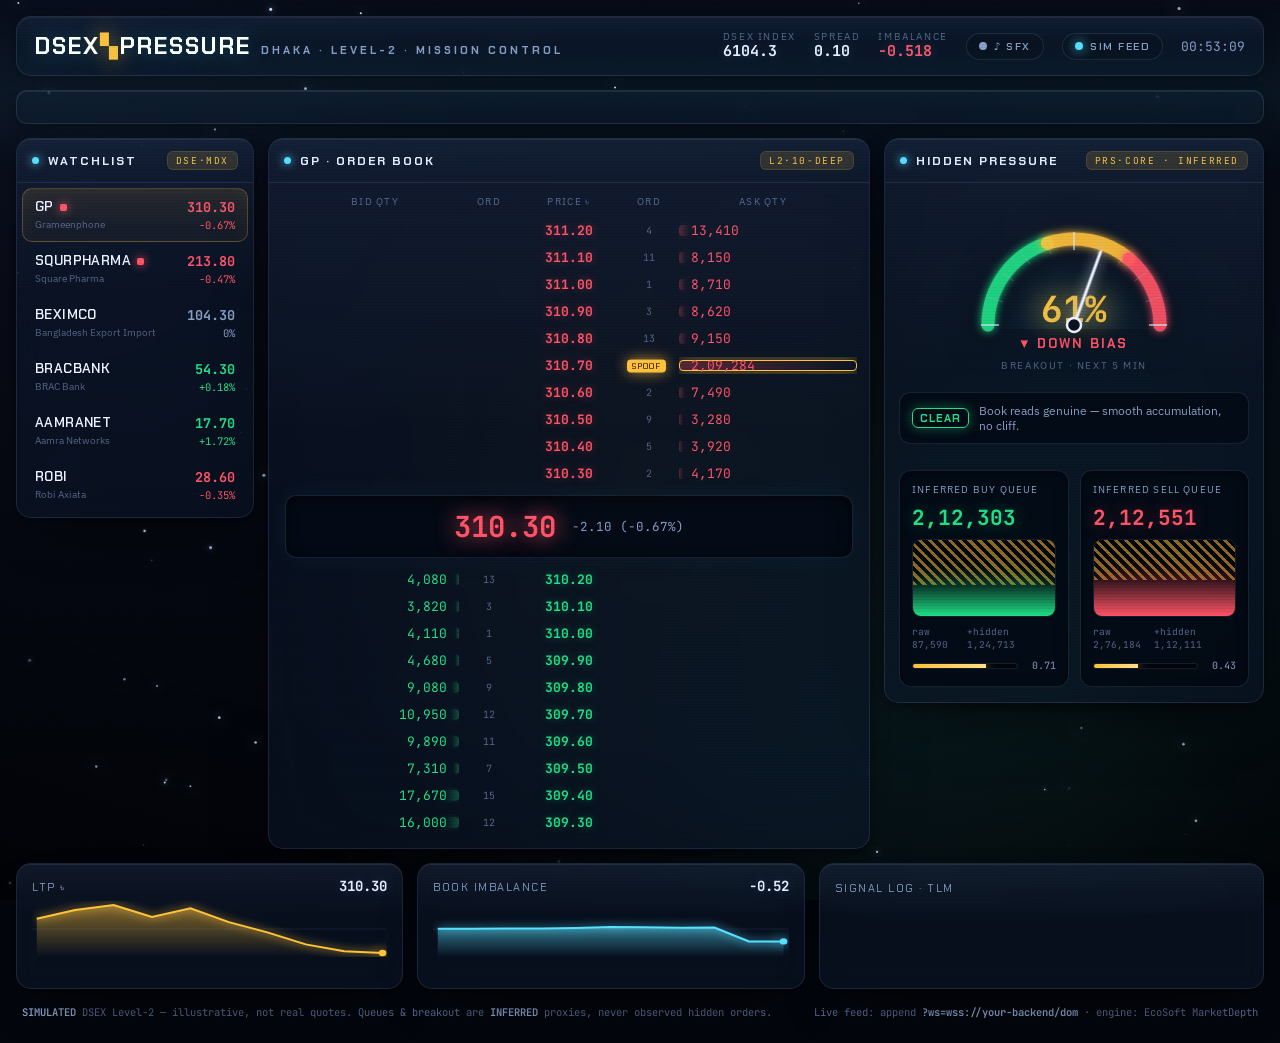
<file: docs/index.html>
<!doctype html>
<html lang="en">
<head>
<meta charset="utf-8">
<meta name="viewport" content="width=device-width, initial-scale=1">
<title>DSEX Pressure Terminal</title>
<link rel="preconnect" href="https://fonts.gstatic.com" crossorigin />
<link href="https://fonts.googleapis.com/css2?family=Chakra+Petch:wght@500;600;700&family=IBM+Plex+Sans:wght@400;500;600&family=JetBrains+Mono:wght@400;600;700&display=swap" rel="stylesheet" />
<style>
  :root{
    color-scheme: dark;
    --bg:#03060d; --deep:#05090f;
    --glass:rgba(15,25,44,.52); --glass2:rgba(9,16,30,.60); --well:rgba(4,9,18,.72);
    --edge:rgba(150,185,255,.14); --edge-hi:rgba(180,205,255,.30);
    --ink:#eaf1ff; --muted:#8aa0c8; --dim:#56688c;
    --bid:#22e08a; --bid-soft:rgba(34,224,138,.14); --bid-bar:rgba(34,224,138,.30);
    --ask:#ff5568; --ask-soft:rgba(255,85,104,.14); --ask-bar:rgba(255,85,104,.30);
    --gold:#ffc23b; --gold-soft:rgba(255,194,59,.14); --cyan:#57e0ff; --violet:#8f86ff;
    --mono:"JetBrains Mono",ui-monospace,Consolas,monospace;
    --ui:"IBM Plex Sans",system-ui,-apple-system,Segoe UI,sans-serif;
    --hud:"Chakra Petch","IBM Plex Sans",system-ui,sans-serif;
    --r:15px;
  }
  *{box-sizing:border-box}
  html,body{height:100%}
  body{margin:0;background:var(--bg);color:var(--ink);font-family:var(--ui);
    -webkit-font-smoothing:antialiased;overflow-x:hidden}

  /* ── deep-space background + atmosphere ── */
  #space{position:fixed;inset:0;z-index:0;width:100%;height:100%;display:block}
  .vignette{position:fixed;inset:0;z-index:1;pointer-events:none;
    background:radial-gradient(130% 100% at 50% 32%,transparent 52%,rgba(0,0,0,.72))}
  .noise{position:fixed;inset:0;z-index:2;pointer-events:none;opacity:.05;mix-blend-mode:overlay;
    background-image:url("data:image/svg+xml,%3Csvg xmlns='http://www.w3.org/2000/svg' width='140' height='140'%3E%3Cfilter id='n'%3E%3CfeTurbulence type='fractalNoise' baseFrequency='0.85' numOctaves='2' stitchTiles='stitch'/%3E%3C/filter%3E%3Crect width='100%25' height='100%25' filter='url(%23n)'/%3E%3C/svg%3E")}
  .crt{position:fixed;inset:0;pointer-events:none;z-index:40;opacity:.22;mix-blend-mode:overlay;
    background:repeating-linear-gradient(0deg,rgba(0,0,0,.4) 0 1px,transparent 1px 3px)}
  .sweep{position:fixed;left:0;right:0;top:0;height:180px;z-index:41;pointer-events:none;
    background:linear-gradient(180deg,transparent,rgba(87,224,255,.05),transparent);animation:sweep 7s linear infinite}
  @keyframes sweep{0%{transform:translateY(-200px)}100%{transform:translateY(106vh)}}

  .wrap{position:relative;z-index:5;max-width:1340px;margin:0 auto;padding:16px;
    display:flex;flex-direction:column;gap:14px}

  /* ── glass panel system ── */
  .panel,header,.ticker{position:relative;background:var(--glass);
    -webkit-backdrop-filter:blur(15px) saturate(1.2);backdrop-filter:blur(15px) saturate(1.2);
    border:1px solid var(--edge);border-radius:var(--r);
    box-shadow:inset 0 1px 0 rgba(255,255,255,.08), 0 26px 60px -30px rgba(0,0,0,.95), 0 2px 10px rgba(0,0,0,.4)}
  .panel::before,header::before{content:"";position:absolute;inset:0;border-radius:var(--r);pointer-events:none;
    background:linear-gradient(180deg,rgba(140,175,255,.07),transparent 42%)}
  .panel{overflow:hidden}

  /* ── header ── */
  header{display:flex;align-items:center;gap:18px;flex-wrap:wrap;padding:14px 18px}
  .brand{display:flex;align-items:baseline;gap:10px;font-family:var(--hud);font-weight:700}
  .brand .mark{font-size:23px;letter-spacing:2px;color:#fff;text-shadow:0 0 22px rgba(87,224,255,.35)}
  .brand .mark b{color:var(--gold);text-shadow:0 0 20px rgba(255,194,59,.6)}
  .brand .sub{font-size:11px;letter-spacing:3px;text-transform:uppercase;color:var(--muted)}
  .spacer{flex:1}
  .metric{display:flex;flex-direction:column;line-height:1.15}
  .metric .k{font-size:9.5px;letter-spacing:1.6px;text-transform:uppercase;color:var(--dim)}
  .metric .v{font-family:var(--mono);font-weight:700;font-size:15px;font-variant-numeric:tabular-nums;
    text-shadow:0 0 12px rgba(140,175,255,.25)}
  .pill{display:inline-flex;align-items:center;gap:7px;font-family:var(--hud);font-weight:600;
    font-size:10.5px;letter-spacing:1.5px;text-transform:uppercase;border:1px solid var(--edge);
    border-radius:999px;padding:6px 12px;color:var(--muted);background:rgba(6,12,22,.5)}
  .pill .dot{width:8px;height:8px;border-radius:50%;background:var(--gold);box-shadow:0 0 12px var(--gold)}
  .pill.sim .dot{background:var(--cyan);box-shadow:0 0 12px var(--cyan);animation:led 2s ease-in-out infinite}
  .pill.live .dot{background:var(--bid);box-shadow:0 0 12px var(--bid);animation:led 1.1s ease-in-out infinite}
  @keyframes led{50%{opacity:.35}}
  .clock{font-family:var(--mono);font-variant-numeric:tabular-nums;color:var(--muted);font-size:13px}

  /* ── ticker ── */
  .ticker{overflow:hidden;height:34px;display:flex;align-items:center;border-radius:11px}
  .ticker .track{display:inline-flex;gap:30px;white-space:nowrap;padding-left:100%;
    animation:tick 32s linear infinite;font-family:var(--mono);font-size:12.5px;font-variant-numeric:tabular-nums;color:var(--muted)}
  .ticker .track b{color:var(--ink);margin-right:8px;font-family:var(--hud);letter-spacing:1px}
  @keyframes tick{to{transform:translateX(-100%)}}

  /* ── console grid ── */
  .console{display:grid;grid-template-columns:238px minmax(340px,1fr) 380px;gap:14px;align-items:start}
  .phead{display:flex;align-items:center;justify-content:space-between;gap:8px;padding:12px 15px;
    border-bottom:1px solid var(--edge)}
  .phead h2{margin:0;display:flex;align-items:center;gap:9px;font-family:var(--hud);font-weight:700;
    font-size:12px;letter-spacing:2px;text-transform:uppercase;color:var(--ink)}
  .phead h2::before{content:"";width:7px;height:7px;border-radius:50%;background:var(--cyan);
    box-shadow:0 0 10px var(--cyan);animation:led 2.4s ease-in-out infinite}
  .phead .tag{font-family:var(--mono);font-size:9.5px;letter-spacing:1.6px;text-transform:uppercase;color:var(--gold);
    border:1px solid var(--gold-soft);background:var(--gold-soft);border-radius:6px;padding:2px 8px}

  /* ── watchlist ── */
  .wl{display:flex;flex-direction:column;padding:5px}
  .row{display:grid;grid-template-columns:1fr auto;gap:2px 10px;padding:9px 12px;cursor:pointer;
    border-radius:10px;border:1px solid transparent;transition:background .14s,border-color .14s}
  .row:hover{background:rgba(140,175,255,.05)}
  .row.on{background:linear-gradient(180deg,rgba(255,194,59,.10),rgba(255,194,59,.02));
    border-color:rgba(255,194,59,.28);box-shadow:inset 0 0 22px rgba(255,194,59,.06)}
  .row .sym{font-family:var(--hud);font-weight:600;font-size:13.5px;letter-spacing:.4px}
  .row .nm{font-size:10px;color:var(--dim);grid-column:1;white-space:nowrap;overflow:hidden;text-overflow:ellipsis;max-width:150px}
  .row .px{font-family:var(--mono);font-weight:700;font-size:13.5px;text-align:right;font-variant-numeric:tabular-nums}
  .row .cg{font-family:var(--mono);font-size:10.5px;text-align:right;font-variant-numeric:tabular-nums}
  .spoofdot{display:inline-block;width:7px;height:7px;border-radius:2px;margin-left:6px;background:transparent;vertical-align:middle}
  .spoofdot.hot{background:var(--ask);box-shadow:0 0 10px var(--ask);animation:led 1s steps(2) infinite}
  .up{color:var(--bid)} .down{color:var(--ask)} .flat{color:var(--muted)}

  /* ── ladder ── */
  .ladwrap{padding:10px 12px 12px}
  .lhead,.lrow{display:grid;grid-template-columns:1fr 60px 100px 60px 1fr;align-items:center}
  .lhead{padding:2px 10px 9px;font-size:9.5px;letter-spacing:1.3px;text-transform:uppercase;color:var(--dim)}
  .lhead span{text-align:center}
  .lrow{height:27px;font-family:var(--mono);font-size:13px;border-radius:6px;position:relative;font-variant-numeric:tabular-nums}
  .lrow .qty{position:relative;padding:0 12px;z-index:2;overflow:hidden}
  .lrow .qty.b{text-align:right;color:var(--bid)} .lrow .qty.a{text-align:left;color:var(--ask)}
  .lrow .bar{position:absolute;top:3px;bottom:3px;z-index:-1;border-radius:4px;width:0;transition:width .24s ease-out}
  .lrow .qty.b .bar{right:0;background:linear-gradient(270deg,var(--bid-bar),transparent);box-shadow:0 0 12px var(--bid-soft)}
  .lrow .qty.a .bar{left:0;background:linear-gradient(90deg,var(--ask-bar),transparent);box-shadow:0 0 12px var(--ask-soft)}
  .lrow .ord{text-align:center;color:var(--dim);font-size:10px;z-index:2}
  .lrow .px{text-align:center;font-weight:700;z-index:2}
  .lrow.a .px{color:var(--ask);text-shadow:0 0 10px rgba(255,85,104,.4)}
  .lrow.b .px{color:var(--bid);text-shadow:0 0 10px rgba(34,224,138,.4)}
  .lrow.wall .qty .bar{outline:1px solid var(--gold);outline-offset:-1px;box-shadow:0 0 16px rgba(255,194,59,.55)}
  .lrow .flag{display:none}
  .lrow.wall .flag{display:block;position:absolute;z-index:3;font-family:var(--hud);font-size:8.5px;letter-spacing:1px;
    color:#1a1205;background:var(--gold);border-radius:4px;padding:1px 5px;top:50%;transform:translateY(-50%);
    box-shadow:0 0 14px rgba(255,194,59,.7)}
  .lrow.a.wall .flag{left:calc(50% + 58px)} .lrow.b.wall .flag{right:calc(50% + 58px)}
  @keyframes fb{0%{background:var(--bid-soft)}100%{background:transparent}}
  @keyframes fa{0%{background:var(--ask-soft)}100%{background:transparent}}
  .lrow.flb{animation:fb .5s ease-out} .lrow.fla{animation:fa .5s ease-out}
  .mid{display:flex;align-items:center;justify-content:center;gap:16px;margin:8px 4px;padding:11px;
    border-radius:11px;background:var(--well);border:1px solid var(--edge);
    box-shadow:inset 0 2px 14px rgba(0,0,0,.6), 0 0 30px rgba(87,224,255,.05)}
  .mid .ltp{font-family:var(--mono);font-weight:700;font-size:29px;font-variant-numeric:tabular-nums;
    transition:color .15s;text-shadow:0 0 22px currentColor}
  .mid .side{font-family:var(--mono);font-size:12.5px;color:var(--muted)}
  @keyframes fu{0%{box-shadow:inset 0 2px 14px rgba(0,0,0,.6),0 0 30px var(--bid-soft)}100%{box-shadow:inset 0 2px 14px rgba(0,0,0,.6),0 0 30px rgba(87,224,255,.05)}}
  @keyframes fd{0%{box-shadow:inset 0 2px 14px rgba(0,0,0,.6),0 0 30px var(--ask-soft)}100%{box-shadow:inset 0 2px 14px rgba(0,0,0,.6),0 0 30px rgba(87,224,255,.05)}}
  .mid.fu{animation:fu .5s} .mid.fd{animation:fd .5s}

  /* ── pressure column ── */
  .pcol{display:flex;flex-direction:column;gap:14px}
  .gaugewrap{position:relative;padding:16px 14px 6px;display:flex;flex-direction:column;align-items:center;gap:2px}
  .gaugewrap::after{content:"";position:absolute;left:50%;top:2px;width:210px;height:130px;margin-left:-105px;
    border-radius:105px 105px 0 0;pointer-events:none;
    background:radial-gradient(120px 120px at 50% 100%,rgba(87,224,255,.10),transparent 70%)}
  .gpulse{position:absolute;left:50%;top:20px;margin-left:-78px;width:156px;height:156px;border-radius:50%;
    pointer-events:none;border:2px solid var(--gold);opacity:0}
  .gpulse.on{animation:ring 1.25s ease-out infinite}
  @keyframes ring{0%{opacity:.6;transform:scale(.6)}100%{opacity:0;transform:scale(1.3)}}
  .gaugewrap .prob{font-family:var(--mono);font-weight:700;font-size:36px;font-variant-numeric:tabular-nums;
    margin-top:-60px;text-shadow:0 0 26px currentColor;position:relative}
  .gaugewrap .dir{font-family:var(--hud);font-weight:700;letter-spacing:2px;font-size:13px;text-transform:uppercase;position:relative}
  .gaugewrap .cap{font-size:9.5px;letter-spacing:1.6px;text-transform:uppercase;color:var(--dim);margin-top:5px}
  #gauge{position:relative;z-index:1;filter:drop-shadow(0 6px 16px rgba(0,0,0,.5))}
  #needle{filter:drop-shadow(0 0 6px rgba(234,241,255,.85))}
  #gauge .seg{filter:drop-shadow(0 0 5px currentColor)}
  .alert{margin:0 14px 12px;display:flex;align-items:center;gap:10px;padding:10px 12px;border-radius:11px;
    border:1px solid var(--edge);background:var(--well);font-size:11.5px;color:var(--muted)}
  .alert.hot{border-color:var(--ask);background:var(--ask-soft);color:#ffd7dc;
    box-shadow:0 0 26px rgba(255,85,104,.18);animation:pulse 1.5s ease-in-out infinite}
  .alert .ic{font-family:var(--hud);font-weight:700;letter-spacing:1px;font-size:11px;color:var(--ask);
    border:1px solid var(--ask);border-radius:6px;padding:2px 7px;flex:none;box-shadow:0 0 12px rgba(255,85,104,.4)}
  .alert.ok .ic{color:var(--bid);border-color:var(--bid);box-shadow:0 0 12px rgba(34,224,138,.4)}
  @keyframes pulse{50%{box-shadow:0 0 34px rgba(255,85,104,.30)}}

  .queues{display:grid;grid-template-columns:1fr 1fr;gap:11px;padding:0 14px 15px}
  .q{background:var(--well);border:1px solid var(--edge);border-radius:12px;padding:12px 12px 14px;
    display:flex;flex-direction:column;gap:8px;box-shadow:inset 0 2px 12px rgba(0,0,0,.5)}
  .q .lab{font-size:9.5px;letter-spacing:1.2px;text-transform:uppercase;color:var(--muted)}
  .q .val{font-family:var(--mono);font-weight:700;font-size:21px;font-variant-numeric:tabular-nums}
  .q.buy .val{color:var(--bid);text-shadow:0 0 16px rgba(34,224,138,.4)}
  .q.sell .val{color:var(--ask);text-shadow:0 0 16px rgba(255,85,104,.4)}
  .qtrack{position:relative;height:78px;border-radius:9px;background:rgba(2,5,11,.85);
    border:1px solid var(--edge);overflow:hidden;box-shadow:inset 0 0 18px rgba(0,0,0,.7)}
  .qtrack .fill{position:absolute;left:0;right:0;bottom:0;transition:height .3s ease-out}
  .q.buy .qtrack .fill{background:linear-gradient(0deg,var(--bid),rgba(34,224,138,.2));box-shadow:0 0 24px rgba(34,224,138,.5)}
  .q.sell .qtrack .fill{background:linear-gradient(0deg,var(--ask),rgba(255,85,104,.2));box-shadow:0 0 24px rgba(255,85,104,.5)}
  .qtrack .tail{position:absolute;left:0;right:0;transition:all .3s ease-out;
    background-image:repeating-linear-gradient(45deg,rgba(255,194,59,.55) 0 3px,transparent 3px 7px)}
  .qmeta{display:flex;justify-content:space-between;font-family:var(--mono);font-size:9.5px;color:var(--dim);font-variant-numeric:tabular-nums}
  .gen{display:flex;align-items:center;gap:8px}
  .gen .genbar{flex:1;height:6px;border-radius:4px;background:rgba(2,5,11,.85);border:1px solid var(--edge);overflow:hidden}
  .gen .genbar i{display:block;height:100%;background:linear-gradient(90deg,var(--gold),#ffe08a);box-shadow:0 0 12px var(--gold);transition:width .3s}
  .gen .gv{font-family:var(--mono);font-size:10px;color:var(--muted);width:30px;text-align:right}

  /* ── strips ── */
  .strips{display:grid;grid-template-columns:1fr 1fr 1.15fr;gap:14px}
  .spark{padding:13px 15px}
  .spark .st{display:flex;justify-content:space-between;align-items:baseline;margin-bottom:6px}
  .spark .st .t{font-family:var(--hud);font-size:11px;letter-spacing:1.5px;text-transform:uppercase;color:var(--muted)}
  .spark .st .n{font-family:var(--mono);font-weight:700;font-size:14px;font-variant-numeric:tabular-nums;text-shadow:0 0 12px rgba(140,175,255,.25)}
  .spark svg{display:block;width:100%;height:56px}
  .logwrap{padding:12px 0}
  .logwrap .st{padding:0 15px 8px}
  .logwrap .t{font-family:var(--hud);font-size:11px;letter-spacing:1.5px;text-transform:uppercase;color:var(--muted)}
  .log{list-style:none;margin:0;padding:0 7px;height:72px;overflow:hidden;display:flex;flex-direction:column;gap:1px}
  .log li{display:grid;grid-template-columns:60px 1fr;gap:8px;padding:3px 9px;border-radius:6px;font-size:11px;align-items:center}
  .log li .ts{font-family:var(--mono);font-size:10px;color:var(--dim);font-variant-numeric:tabular-nums}
  .log li .msg{color:var(--muted)}
  .log li.spoof{background:var(--ask-soft)} .log li.spoof .msg{color:#ffd0d5}
  .log li.brk{background:var(--gold-soft)} .log li.brk .msg{color:#ffe6b3}
  .log li.acc .msg{color:var(--bid)}

  .foot{display:flex;justify-content:space-between;align-items:center;gap:12px;flex-wrap:wrap;
    color:var(--dim);font-size:10.5px;font-family:var(--mono);padding:2px 6px 8px}
  .foot b{color:var(--muted);font-weight:600}
  a{color:var(--gold)}

  /* ── boot ── */
  .boot{position:fixed;inset:0;z-index:100;background:radial-gradient(circle at 50% 42%,#081228,#02040a);
    display:flex;flex-direction:column;align-items:center;justify-content:center;gap:16px;
    font-family:var(--hud);animation:bootfade .6s ease-out 1.6s forwards}
  .boot .ring{width:96px;height:96px;border-radius:50%;border:2px solid rgba(87,224,255,.25);
    border-top-color:var(--cyan);animation:spin 1s linear infinite;box-shadow:0 0 40px rgba(87,224,255,.3)}
  .boot .big{font-size:27px;letter-spacing:6px;color:#fff;text-shadow:0 0 26px rgba(255,194,59,.6)}
  .boot .big b{color:var(--gold)}
  .boot .li{font-family:var(--mono);font-size:11px;color:var(--cyan);letter-spacing:2px}
  .boot .bar{width:280px;height:4px;border-radius:3px;background:#12203a;overflow:hidden}
  .boot .bar i{display:block;height:100%;width:0;background:linear-gradient(90deg,var(--cyan),var(--gold));
    box-shadow:0 0 14px var(--cyan);animation:bootbar 1.5s ease-out forwards}
  @keyframes spin{to{transform:rotate(360deg)}}
  @keyframes bootbar{to{width:100%}} @keyframes bootfade{to{opacity:0;visibility:hidden}}

  @media (prefers-reduced-motion: reduce){
    .sweep,.ticker .track,.gpulse.on,.pill .dot,.phead h2::before,.boot .ring,.boot .bar i{animation:none!important}
    .boot{display:none!important}
  }
  @media (max-width:1080px){.console{grid-template-columns:1fr}.strips{grid-template-columns:1fr}.brand .sub{display:none}}
</style>
<style>img{max-width:100%}[hidden]{display:none!important}</style>
</head>
<body>
<canvas id="space"></canvas>
<div class="vignette"></div>
<div class="noise"></div>
<div class="crt"></div>
<div class="sweep"></div>
<div class="boot" id="boot">
  <div class="ring"></div>
  <div class="big">DSEX<b>▚</b>PRESSURE</div>
  <div class="li">INITIALISING DEPTH ENGINE · CALIBRATING PRESSURE MODEL…</div>
  <div class="bar"><i></i></div>
</div>

<div class="wrap">
  <header>
    <div class="brand">
      <span class="mark">DSEX<b>▚</b>PRESSURE</span>
      <span class="sub">Dhaka&nbsp;·&nbsp;Level-2&nbsp;·&nbsp;mission&nbsp;control</span>
    </div>
    <div class="spacer"></div>
    <div class="metric"><span class="k">DSEX Index</span><span class="v" id="hIndex">—</span></div>
    <div class="metric"><span class="k">Spread</span><span class="v" id="hSpread">—</span></div>
    <div class="metric"><span class="k">Imbalance</span><span class="v" id="hImb">—</span></div>
    <span class="pill audio" id="audioBtn"><span class="dot" style="background:var(--muted);box-shadow:none"></span>♪ SFX</span>
    <span class="pill sim" id="conn"><span class="dot"></span><span id="connT">SIM FEED</span></span>
    <span class="clock" id="clock">--:--:--</span>
  </header>

  <div class="ticker"><div class="track" id="tkTrack"></div></div>

  <div class="console">
    <section class="panel">
      <div class="phead"><h2>Watchlist</h2><span class="tag">DSE·MDX</span></div>
      <div class="wl" id="wl"></div>
    </section>

    <section class="panel">
      <div class="phead"><h2 id="ladTitle">Order Book</h2><span class="tag" id="ladTag">L2·10-DEEP</span></div>
      <div class="ladwrap">
        <div class="lhead"><span>Bid Qty</span><span>Ord</span><span>Price ৳</span><span>Ord</span><span>Ask Qty</span></div>
        <div id="asks"></div>
        <div class="mid" id="mid">
          <span class="ltp" id="ltp">—</span>
          <span class="side" id="chg">—</span>
        </div>
        <div id="bids"></div>
      </div>
    </section>

    <section class="panel pcol">
      <div class="phead"><h2>Hidden Pressure</h2><span class="tag">PRS·CORE · INFERRED</span></div>
      <div class="gaugewrap">
        <div class="gpulse" id="gpulse"></div>
        <svg id="gauge" viewBox="0 0 220 130" width="220" height="130" aria-hidden="true"></svg>
        <div class="prob" id="prob">—</div>
        <div class="dir" id="dir">—</div>
        <div class="cap">Breakout · next 5 min</div>
      </div>
      <div class="alert ok" id="alert"><span class="ic" id="alertIc">CLEAR</span><span id="alertMsg">Book reads genuine — smooth accumulation, no cliff.</span></div>
      <div class="queues">
        <div class="q buy">
          <div class="lab">Inferred Buy Queue</div>
          <div class="val" id="qbV">—</div>
          <div class="qtrack"><div class="tail" id="qbTail"></div><div class="fill" id="qbFill"></div></div>
          <div class="qmeta"><span id="qbRaw">raw —</span><span id="qbHid">+hidden —</span></div>
          <div class="gen"><span class="genbar"><i id="qbGen"></i></span><span class="gv" id="qbGenV">—</span></div>
        </div>
        <div class="q sell">
          <div class="lab">Inferred Sell Queue</div>
          <div class="val" id="qsV">—</div>
          <div class="qtrack"><div class="tail" id="qsTail"></div><div class="fill" id="qsFill"></div></div>
          <div class="qmeta"><span id="qsRaw">raw —</span><span id="qsHid">+hidden —</span></div>
          <div class="gen"><span class="genbar"><i id="qsGen"></i></span><span class="gv" id="qsGenV">—</span></div>
        </div>
      </div>
    </section>
  </div>

  <div class="strips">
    <section class="panel spark">
      <div class="st"><span class="t">LTP ৳</span><span class="n" id="spLtpN">—</span></div>
      <svg id="spLtp" viewBox="0 0 300 56" preserveAspectRatio="none"></svg>
    </section>
    <section class="panel spark">
      <div class="st"><span class="t">Book Imbalance</span><span class="n" id="spImbN">—</span></div>
      <svg id="spImb" viewBox="0 0 300 56" preserveAspectRatio="none"></svg>
    </section>
    <section class="panel logwrap">
      <div class="st"><span class="t">Signal Log · TLM</span></div>
      <ul class="log" id="log"></ul>
    </section>
  </div>

  <div class="foot">
    <span><b>SIMULATED</b> DSEX Level-2 — illustrative, not real quotes. Queues &amp; breakout are <b>INFERRED</b> proxies, never observed hidden orders.</span>
    <span>Live feed: append <b>?ws=wss://your-backend/dom</b> · engine: EcoSoft MarketDepth</span>
  </div>
</div>

<script>
(() => {
  "use strict";
  const reduce = matchMedia("(prefers-reduced-motion: reduce)").matches;

  // ── deep-space background: parallax stars + drifting nebula bloom ──
  (function space(){
    const cv=document.getElementById("space"); if(!cv)return;
    const ctx=cv.getContext("2d"); let W=0,H=0,DPR=Math.min(2,window.devicePixelRatio||1);
    let stars=[],neb=[];
    function resize(){W=cv.width=Math.floor(innerWidth*DPR);H=cv.height=Math.floor(innerHeight*DPR);
      cv.style.width=innerWidth+"px";cv.style.height=innerHeight+"px";
      const N=Math.min(220,Math.floor(innerWidth*innerHeight/9000));
      stars=Array.from({length:N},()=>({x:Math.random()*W,y:Math.random()*H,
        z:Math.random()*2+.4,r:Math.random()*1.3+.3,tw:Math.random()*6.28}));
      const cols=["87,224,255","143,134,255","34,224,138","255,194,59"];
      neb=Array.from({length:5},(_,i)=>({x:Math.random()*W,y:Math.random()*H,
        rad:(Math.min(W,H))*(0.28+Math.random()*0.3),c:cols[i%cols.length],
        vx:(Math.random()-.5)*0.06*DPR,vy:(Math.random()-.5)*0.06*DPR,ph:Math.random()*6.28}));}
    function frame(t){
      ctx.clearRect(0,0,W,H);
      const g=ctx.createLinearGradient(0,0,0,H);
      g.addColorStop(0,"#050a16");g.addColorStop(1,"#02040a");ctx.fillStyle=g;ctx.fillRect(0,0,W,H);
      ctx.globalCompositeOperation="lighter";
      for(const n of neb){n.x+=n.vx;n.y+=n.vy;
        if(n.x<-n.rad)n.x=W+n.rad;if(n.x>W+n.rad)n.x=-n.rad;if(n.y<-n.rad)n.y=H+n.rad;if(n.y>H+n.rad)n.y=-n.rad;
        const a=0.05+0.02*Math.sin(t/3000+n.ph);
        const rg=ctx.createRadialGradient(n.x,n.y,0,n.x,n.y,n.rad);
        rg.addColorStop(0,`rgba(${n.c},${a})`);rg.addColorStop(1,`rgba(${n.c},0)`);
        ctx.fillStyle=rg;ctx.beginPath();ctx.arc(n.x,n.y,n.rad,0,6.2832);ctx.fill();}
      for(const s of stars){s.y+=s.z*0.12*DPR;if(s.y>H)s.y=0;
        const tw=0.55+0.45*Math.sin(t/700+s.tw);
        ctx.fillStyle=`rgba(210,228,255,${tw})`;ctx.shadowBlur=6*s.z;ctx.shadowColor="rgba(160,200,255,.8)";
        ctx.beginPath();ctx.arc(s.x,s.y,s.r,0,6.2832);ctx.fill();}
      ctx.shadowBlur=0;ctx.globalCompositeOperation="source-over";
      if(!reduce)raf=requestAnimationFrame(frame);
    }
    let raf; resize(); addEventListener("resize",()=>{DPR=Math.min(2,window.devicePixelRatio||1);resize();});
    if(reduce)frame(0); else raf=requestAnimationFrame(frame);
  })();

  // ── instruments (real DSE codes, illustrative anchors in BDT) ──
  const SYMS = [
    {s:"GP",         n:"Grameenphone",            base:312.40, tick:0.10, liq:3500, vol:.0016},
    {s:"SQURPHARMA", n:"Square Pharma",           base:214.80, tick:0.10, liq:5200, vol:.0018},
    {s:"BEXIMCO",    n:"Bangladesh Export Import", base:104.30, tick:0.10, liq:18000,vol:.0034},
    {s:"BRACBANK",   n:"BRAC Bank",               base:54.20,  tick:0.10, liq:16000,vol:.0030},
    {s:"AAMRANET",   n:"Aamra Networks",          base:17.40,  tick:0.10, liq:9000, vol:.0042},
    {s:"ROBI",       n:"Robi Axiata",             base:28.70,  tick:0.10, liq:26000,vol:.0040},
  ];
  const DEPTH = 10, LOT = 10;
  const rnd = (a,b)=>a+Math.random()*(b-a);
  const rtick=(p,t)=>Math.round(p/t)*t;
  const fmt=(n)=> n==null?"—":Math.round(n).toLocaleString("en-IN");

  class Book{
    constructor(d){Object.assign(this,d);
      this.ltp=d.base; this.prev=d.base; this.open=d.base; this.hi=d.base; this.lo=d.base;
      this.volume=0; this.dir=0;
      this.bidSz=Array.from({length:DEPTH},(_,i)=>this._sz(i));
      this.askSz=Array.from({length:DEPTH},(_,i)=>this._sz(i));
      this.bidOrd=Array.from({length:DEPTH},()=>Math.floor(rnd(1,16)));
      this.askOrd=Array.from({length:DEPTH},()=>Math.floor(rnd(1,16)));
      this.spoof=null; this.hist=[]; this.imb=[];
    }
    _sz(i){ return Math.max(LOT, Math.round(this.liq*(0.8+0.34*i)*rnd(.55,1.5)/LOT)*LOT); }
    step(){
      const drift=(this.base-this.ltp)*0.03, shock=(Math.random()-0.5)*2*this.ltp*this.vol*1.6;
      let n=rtick(this.ltp+drift+shock,this.tick);
      const up=rtick(this.base*1.1,this.tick),dn=rtick(this.base*0.9,this.tick);
      n=Math.min(up,Math.max(dn,n)); if(n<=0)n=this.tick;
      this.dir=Math.sign(n-this.ltp); this.ltp=n;
      this.hi=Math.max(this.hi,n); this.lo=Math.min(this.lo,n);
      this.volume+=Math.floor(rnd(1,40))*LOT;
      for(const arr of [this.bidSz,this.askSz]){
        const k=Math.floor(rnd(1,3));
        for(let j=0;j<k;j++){const L=Math.floor(Math.random()*DEPTH);
          arr[L]=Math.random()<.3?this._sz(L):Math.max(LOT,arr[L]+Math.floor(rnd(-4,6))*LOT*Math.max(1,this.liq/400|0));}
      }
      if(this.spoof){ this.spoof.ttl--; if(this.spoof.ttl<=0) this.spoof=null; }
      else if(Math.random()<0.05){
        this.spoof={side:Math.random()<.5?"b":"a", idx:Math.floor(rnd(2,6)), ttl:Math.floor(rnd(3,7)), mult:rnd(14,40)};
      }
      this.hist.push(n); if(this.hist.length>90)this.hist.shift();
    }
    levels(){
      const base=rtick(this.ltp,this.tick);
      let bb=base-this.tick, ba=base; if(Math.random()<.2)ba=base+this.tick;
      bb=Math.max(this.tick,bb);
      const bids=[],asks=[];
      for(let i=0;i<DEPTH;i++){
        let bs=this.bidSz[i], as=this.askSz[i];
        if(this.spoof&&this.spoof.side==="b"&&this.spoof.idx===i)bs=Math.round(bs*this.spoof.mult);
        if(this.spoof&&this.spoof.side==="a"&&this.spoof.idx===i)as=Math.round(as*this.spoof.mult);
        bids.push({price:rtick(bb-i*this.tick,this.tick),size:bs,ord:this.bidOrd[i],
                   wall:this.spoof&&this.spoof.side==="b"&&this.spoof.idx===i});
        asks.push({price:rtick(ba+i*this.tick,this.tick),size:as,ord:this.askOrd[i],
                   wall:this.spoof&&this.spoof.side==="a"&&this.spoof.idx===i});
      }
      const bt=bids.reduce((s,l)=>s+l.size,0),at=asks.reduce((s,l)=>s+l.size,0);
      this.imb.push((bt-at)/(bt+at||1)); if(this.imb.length>90)this.imb.shift();
      return {bids,asks,bestBid:bb,bestAsk:ba,bt,at,
        change:+(this.ltp-this.prev).toFixed(2),
        changePct:+(((this.ltp-this.prev)/this.prev)*100).toFixed(2)};
    }
  }

  // ── HiddenPressureInferrer (JS port) ──
  const HP = {
    CAP:4.0, EXT:10, SLOPE:6.0, VELT:3.0, K:3.2, E0:0.35, IMB:1.0, VEL:.6, FAKE:.8, RES:1.1,
    median(a){const s=[...a].sort((x,y)=>x-y),m=s.length>>1;return s.length%2?s[m]:(s[m-1]+s[m])/2;},
    side(sizes){
      const v=sizes.filter(x=>x>0); const n=v.length;
      if(!n) return {q:0,gen:0,cliff:1,raw:0,despoof:0,tail:0,maxShare:0};
      const tot=v.reduce((s,x)=>s+x,0), sh=v.map(x=>x/tot);
      const hhi=sh.reduce((s,x)=>s+x*x,0), hhiN=n>1?(hhi-1/n)/(1-1/n):1;
      const maxShare=Math.max(...sh), med=this.median(v);
      const cap=v.map(x=>med>0?Math.min(x,med*this.CAP):x);
      const despoof=cap.reduce((s,x)=>s+x,0), cliff=Math.min(1,0.5*hhiN+0.5*maxShare);
      const mx=Math.max(...cap)||1, ci=cap.map(x=>x/mx);
      let slope=0,mono=.5;
      if(n>1){const mi=(n-1)/2, my=ci.reduce((s,x)=>s+x,0)/n; let num=0,den=0;
        for(let i=0;i<n;i++){num+=(i-mi)*(ci[i]-my);den+=(i-mi)**2;} slope=den?num/den:0;
        let up=0; for(let i=1;i<n;i++) if(cap[i]-cap[i-1]>=-1e-9)up++; mono=up/(n-1);}
      const slopeS=1/(1+Math.exp(-this.SLOPE*slope));
      const gen=Math.max(0,Math.min(1,0.30*mono+0.30*slopeS+0.20*(1-hhiN)+0.20*(1-maxShare)));
      let tail=0;
      if(n>=2){const y=cap.map(x=>Math.log(x+1)), mi=(n-1)/2, my=y.reduce((s,x)=>s+x,0)/n; let num=0,den=0;
        for(let i=0;i<n;i++){num+=(i-mi)*(y[i]-my);den+=(i-mi)**2;}
        const b=den?num/den:0, a=my-b*mi;
        for(let k=n;k<n+this.EXT;k++){let p=Math.exp(a+b*k)-1; p=Math.max(0,Math.min(p,mx)); tail+=p;} tail*=gen;}
      return {q:despoof+tail,gen,cliff,raw:tot,despoof,tail,maxShare};
    },
    breakout(buy,sell,vel,comp){
      const Qb=buy.q,Qs=sell.q, imb=(Qb-Qs)/(Qb+Qs+1e-9), v=Math.tanh(vel/this.VELT);
      const rU=sell.gen*sell.maxShare, rD=buy.gen*buy.maxShare;
      const fU=(1-sell.gen)*sell.maxShare, fD=(1-buy.gen)*buy.maxShare;
      const eU=this.IMB*Math.max(0,imb)+this.VEL*Math.max(0,v)+this.FAKE*fU-this.RES*rU;
      const eD=this.IMB*Math.max(0,-imb)+this.VEL*Math.max(0,-v)+this.FAKE*fD-this.RES*rD;
      const dir=eU>=eD?"UP":"DOWN", E=Math.max(eU,eD)*(0.5+0.5*comp);
      return {prob:1/(1+Math.exp(-this.K*(E-this.E0))),dir,E,imb};
    }
  };

  // ── state ──
  const books=SYMS.map(d=>new Book({...d}));
  let active=0, live=false;
  const $=id=>document.getElementById(id);
  let prevLtp=null, velMid=null, velT=null, velTPM=0;

  // SFX (off by default) + ticker
  let audioOn=false, actx=null;
  function beep(f,d){ if(!audioOn||!actx)return;
    const o=actx.createOscillator(),g=actx.createGain();o.type="triangle";o.frequency.value=f;
    o.connect(g);g.connect(actx.destination);const t=actx.currentTime;
    g.gain.setValueAtTime(0.0001,t);g.gain.exponentialRampToValueAtTime(0.13,t+0.01);
    g.gain.exponentialRampToValueAtTime(0.0001,t+d);o.start(t);o.stop(t+d);}
  const audioBtn=$("audioBtn");
  if(audioBtn)audioBtn.onclick=()=>{audioOn=!audioOn;
    if(audioOn&&!actx){try{actx=new (window.AudioContext||window.webkitAudioContext)();}catch(_){}}
    const dot=audioBtn.querySelector(".dot");
    audioBtn.style.color=audioOn?"var(--gold)":"var(--muted)";
    if(dot){dot.style.background=audioOn?"var(--gold)":"var(--muted)";dot.style.boxShadow=audioOn?"0 0 10px var(--gold)":"none";}};
  const tk=$("tkTrack");
  function renderTicker(){ if(!tk)return; let s="";
    for(const b of books){const c=+(b.ltp-b.prev).toFixed(2),pct=(((b.ltp-b.prev)/b.prev)*100).toFixed(2);
      const col=c>0?"var(--bid)":c<0?"var(--ask)":"var(--muted)";
      s+=`<span><b>${b.s}</b>${b.ltp.toFixed(2)} <span style="color:${col}">${c>=0?"▲":"▼"}${Math.abs(pct)}%</span></span>`;}
    tk.innerHTML=s+s;}

  // build ladder rows once
  const asksEl=$("asks"),bidsEl=$("bids");
  function mkRow(side){const r=document.createElement("div");r.className="lrow "+side;
    r.innerHTML='<div class="qty b"><span class="bar"></span><span class="v"></span></div>'+
      '<div class="ord ob"></div><div class="px"></div><div class="ord oa"></div>'+
      '<div class="qty a"><span class="bar"></span><span class="v"></span></div><span class="flag">SPOOF</span>';
    return {el:r,px:r.querySelector(".px"),bv:r.querySelector(".qty.b .v"),bb:r.querySelector(".qty.b .bar"),
      ob:r.querySelector(".ob"),av:r.querySelector(".qty.a .v"),ab:r.querySelector(".qty.a .bar"),oa:r.querySelector(".oa"),last:{}};}
  const aRows=[],bRows=[];
  for(let i=0;i<DEPTH;i++){const a=mkRow("a");aRows.push(a);asksEl.appendChild(a.el);}
  for(let i=0;i<DEPTH;i++){const b=mkRow("b");bRows.push(b);bidsEl.appendChild(b.el);}
  function flash(el,c){el.classList.remove(c);void el.offsetWidth;el.classList.add(c);}

  // instrument gauge (track + ticks + segments + glowing needle)
  const G=$("gauge"), NS="http://www.w3.org/2000/svg";
  function arc(cx,cy,r,a0,a1){const p0=[cx+r*Math.cos(a0),cy+r*Math.sin(a0)],p1=[cx+r*Math.cos(a1),cy+r*Math.sin(a1)];
    const large=(a1-a0)>Math.PI?1:0;return `M${p0[0].toFixed(1)} ${p0[1].toFixed(1)} A${r} ${r} 0 ${large} 1 ${p1[0].toFixed(1)} ${p1[1].toFixed(1)}`;}
  (function gauge(){
    const cx=110,cy=112,r=86;
    const track=document.createElementNS(NS,"path");track.setAttribute("d",arc(cx,cy,r,Math.PI,2*Math.PI));
    track.setAttribute("stroke","rgba(120,150,200,.16)");track.setAttribute("stroke-width","15");track.setAttribute("fill","none");
    track.setAttribute("stroke-linecap","round");G.appendChild(track);
    for(const [c,a,b] of [["#22e08a",0,.4],["#ffc23b",.4,.72],["#ff5568",.72,1]]){
      const p=document.createElementNS(NS,"path");p.setAttribute("class","seg");
      p.setAttribute("d",arc(cx,cy,r,Math.PI+a*Math.PI,Math.PI+b*Math.PI));
      p.setAttribute("stroke",c);p.setAttribute("stroke-width","13");p.setAttribute("fill","none");
      p.setAttribute("stroke-linecap","round");p.style.color=c;p.setAttribute("opacity",".92");G.appendChild(p);}
    for(let i=0;i<=10;i++){const ang=Math.PI+i/10*Math.PI, big=i%5===0;
      const r0=r-11, r1=r+ (big?7:4);
      const ln=document.createElementNS(NS,"line");
      ln.setAttribute("x1",(cx+r0*Math.cos(ang)).toFixed(1));ln.setAttribute("y1",(cy+r0*Math.sin(ang)).toFixed(1));
      ln.setAttribute("x2",(cx+r1*Math.cos(ang)).toFixed(1));ln.setAttribute("y2",(cy+r1*Math.sin(ang)).toFixed(1));
      ln.setAttribute("stroke",big?"rgba(210,228,255,.6)":"rgba(160,185,225,.3)");ln.setAttribute("stroke-width",big?"2":"1");G.appendChild(ln);}
    const nd=document.createElementNS(NS,"line");nd.setAttribute("id","needle");
    nd.setAttribute("x1",cx);nd.setAttribute("y1",cy);nd.setAttribute("x2",cx);nd.setAttribute("y2",cy-r+8);
    nd.setAttribute("stroke","#eaf1ff");nd.setAttribute("stroke-width","3");nd.setAttribute("stroke-linecap","round");
    nd.style.transformOrigin=cx+"px "+cy+"px";nd.style.transition="transform .45s cubic-bezier(.2,.7,.2,1)";G.appendChild(nd);
    const hub=document.createElementNS(NS,"circle");hub.setAttribute("cx",cx);hub.setAttribute("cy",cy);
    hub.setAttribute("r","7");hub.setAttribute("fill","#0b1220");hub.setAttribute("stroke","#eaf1ff");hub.setAttribute("stroke-width","2.5");G.appendChild(hub);
  })();

  function spark(svg,arr,color,fill,domain){
    if(!arr.length)return; const W=300,H=56,pad=4;
    const lo=domain?domain[0]:Math.min(...arr),hi=domain?domain[1]:Math.max(...arr),rg=(hi-lo)||1;
    const X=i=>pad+i*(W-2*pad)/Math.max(1,arr.length-1), Y=v=>H-pad-((v-lo)/rg)*(H-2*pad);
    let d="M"+X(0)+" "+Y(arr[0]); for(let i=1;i<arr.length;i++)d+=" L"+X(i).toFixed(1)+" "+Y(arr[i]).toFixed(1);
    const area=d+` L${X(arr.length-1).toFixed(1)} ${H} L${X(0)} ${H} Z`;
    svg.innerHTML=`<defs><linearGradient id="g_${svg.id}" x1="0" x2="0" y1="0" y2="1">`+
      `<stop offset="0" stop-color="${fill}" stop-opacity=".5"/><stop offset="1" stop-color="${fill}" stop-opacity="0"/></linearGradient></defs>`+
      `<line x1="0" y1="28" x2="300" y2="28" stroke="rgba(120,150,200,.12)"/>`+
      `<path d="${area}" fill="url(#g_${svg.id})"/>`+
      `<path d="${d}" fill="none" stroke="${color}" stroke-width="2" style="filter:drop-shadow(0 0 4px ${color})"/>`+
      `<circle cx="${X(arr.length-1).toFixed(1)}" cy="${Y(arr[arr.length-1]).toFixed(1)}" r="3.2" fill="${color}" style="filter:drop-shadow(0 0 6px ${color})"/>`;
  }

  const logEl=$("log"); const seen={};
  function pushLog(cls,msg){const t=new Date().toLocaleTimeString("en-GB");
    const li=document.createElement("li");li.className=cls;
    li.innerHTML=`<span class="ts">${t}</span><span class="msg">${msg}</span>`;
    logEl.prepend(li); while(logEl.children.length>7)logEl.lastChild.remove();}

  const wlEl=$("wl");
  const wlRows=SYMS.map((d,i)=>{const r=document.createElement("div");r.className="row"+(i===0?" on":"");
    r.innerHTML=`<span class="sym">${d.s}<span class="spoofdot"></span></span>`+
      `<span class="px">—</span><span class="nm">${d.n}</span><span class="cg">—</span>`;
    r.onclick=()=>{active=i;document.querySelectorAll(".wl .row").forEach(x=>x.classList.remove("on"));
      r.classList.add("on");prevLtp=null;velMid=null;for(const R of aRows.concat(bRows))R.last={};render(true);};
    wlEl.appendChild(r);
    return {el:r,px:r.querySelector(".px"),cg:r.querySelector(".cg"),sd:r.querySelector(".spoofdot")};});

  function renderLadder(book,snap){
    let maxq=1; for(const l of snap.bids)maxq=Math.max(maxq,l.size); for(const l of snap.asks)maxq=Math.max(maxq,l.size);
    for(let k=0;k<DEPTH;k++){const lvl=snap.asks[DEPTH-1-k],row=aRows[k];
      const ch=row.last.p!==lvl.price||row.last.s!==lvl.size;
      row.px.textContent=lvl.price.toFixed(2);row.av.textContent=fmt(lvl.size);row.oa.textContent=lvl.ord;
      row.ab.style.width=Math.max(2,Math.min(100,lvl.size/maxq*100))+"%";row.bv.textContent="";row.ob.textContent="";row.bb.style.width="0";
      row.el.classList.toggle("wall",!!lvl.wall); if(ch)flash(row.el,"fla"); row.last={p:lvl.price,s:lvl.size};}
    for(let k=0;k<DEPTH;k++){const lvl=snap.bids[k],row=bRows[k];
      const ch=row.last.p!==lvl.price||row.last.s!==lvl.size;
      row.px.textContent=lvl.price.toFixed(2);row.bv.textContent=fmt(lvl.size);row.ob.textContent=lvl.ord;
      row.bb.style.width=Math.max(2,Math.min(100,lvl.size/maxq*100))+"%";row.av.textContent="";row.oa.textContent="";row.ab.style.width="0";
      row.el.classList.toggle("wall",!!lvl.wall); if(ch)flash(row.el,"flb"); row.last={p:lvl.price,s:lvl.size};}
    const up=snap.change>0,dn=snap.change<0,dc=up?"up":dn?"down":"flat";
    $("ltp").textContent=book.ltp.toFixed(2);$("ltp").style.color=up?"var(--bid)":dn?"var(--ask)":"var(--ink)";
    const sg=up?"+":"";$("chg").textContent=`${sg}${snap.change.toFixed(2)}  (${sg}${snap.changePct}%)`;$("chg").className="side "+dc;
    if(prevLtp!==null&&book.ltp!==prevLtp)flash($("mid"),book.ltp>prevLtp?"fu":"fd");prevLtp=book.ltp;
    $("ladTitle").textContent=book.s+" · Order Book";
  }

  function renderPressure(book,snap){
    const buy=HP.side(snap.bids.map(l=>l.size)), sell=HP.side(snap.asks.map(l=>l.size));
    const mid=(snap.bestBid+snap.bestAsk)/2, now=Date.now();
    if(velMid!==null&&velT!==null){const dtm=Math.max((now-velT)/60000,1e-6);velTPM=((mid-velMid)/book.tick)/dtm;}
    velMid=mid;velT=now;
    const spr=(snap.bestAsk-snap.bestBid)/book.tick, comp=1/(1+Math.max(0,spr-1));
    const bk=HP.breakout(buy,sell,velTPM,comp);
    const p=Math.max(0,Math.min(1,bk.prob));
    $("needle").style.transform=`rotate(${(-90+p*180).toFixed(1)}deg)`;
    $("prob").textContent=(p*100).toFixed(0)+"%";
    const pc=p<.4?"var(--bid)":p<.72?"var(--gold)":"var(--ask)";$("prob").style.color=pc;
    $("dir").textContent=(bk.dir==="UP"?"▲ ":"▼ ")+bk.dir+" BIAS";$("dir").style.color=bk.dir==="UP"?"var(--bid)":"var(--ask)";
    const gp=$("gpulse");if(gp){gp.style.borderColor=pc;gp.classList.toggle("on",p>0.7);}
    const qmax=Math.max(buy.q,sell.q,1);
    $("qbV").textContent=fmt(buy.q);$("qsV").textContent=fmt(sell.q);
    $("qbFill").style.height=(buy.despoof/qmax*100)+"%";$("qbTail").style.height=(buy.tail/qmax*100)+"%";$("qbTail").style.bottom=(buy.despoof/qmax*100)+"%";
    $("qsFill").style.height=(sell.despoof/qmax*100)+"%";$("qsTail").style.height=(sell.tail/qmax*100)+"%";$("qsTail").style.bottom=(sell.despoof/qmax*100)+"%";
    $("qbRaw").textContent="raw "+fmt(buy.raw);$("qbHid").textContent="+hidden "+fmt(buy.tail);
    $("qsRaw").textContent="raw "+fmt(sell.raw);$("qsHid").textContent="+hidden "+fmt(sell.tail);
    $("qbGen").style.width=(buy.gen*100)+"%";$("qbGenV").textContent=buy.gen.toFixed(2);
    $("qsGen").style.width=(sell.gen*100)+"%";$("qsGenV").textContent=sell.gen.toFixed(2);
    const spoofSide=buy.cliff>0.8?"BID":sell.cliff>0.8?"ASK":null, al=$("alert");
    if(spoofSide){al.className="alert hot";$("alertIc").textContent="SPOOF";
      $("alertMsg").innerHTML=`Cliff wall on <b>${spoofSide}</b> (${(Math.max(buy.cliff,sell.cliff)*100).toFixed(0)}% concentration) — discounted from the queue.`;
      if(!seen[book.s+spoofSide]){seen[book.s+spoofSide]=1;pushLog("spoof",`${book.s}: spoof-shaped ${spoofSide} wall detected → capped out of ${spoofSide==="BID"?"buy":"sell"} queue.`);beep(180,0.13);}
    }else{al.className="alert ok";$("alertIc").textContent="CLEAR";seen[book.s+"BID"]=0;seen[book.s+"ASK"]=0;
      $("alertMsg").textContent="Book reads genuine — smooth accumulation, no cliff.";}
    if(p>0.8&&!seen["brk"+book.s]){seen["brk"+book.s]=1;pushLog("brk",`${book.s}: breakout energy building → ${bk.dir} ${(p*100).toFixed(0)}%.`);beep(784,0.10);}
    if(p<0.6)seen["brk"+book.s]=0;
    $("hSpread").textContent=(snap.bestAsk-snap.bestBid).toFixed(2);
    const imb=((snap.bt-snap.at)/(snap.bt+snap.at||1));
    $("hImb").textContent=(imb>=0?"+":"")+imb.toFixed(3);$("hImb").className="v "+(imb>0?"up":imb<0?"down":"flat");
    spark($("spLtp"),book.hist,pc==="var(--ask)"?"#ff5568":"#ffc23b","#ffc23b");
    $("spLtpN").textContent=book.ltp.toFixed(2);
    spark($("spImb"),book.imb,"#57e0ff","#57e0ff",[-1,1]);
    $("spImbN").textContent=(imb>=0?"+":"")+imb.toFixed(2);
  }

  function renderRail(){
    for(let i=0;i<books.length;i++){const b=books[i],w=wlRows[i];
      const chg=+(b.ltp-b.prev).toFixed(2),pct=+(((b.ltp-b.prev)/b.prev)*100).toFixed(2), dc=chg>0?"up":chg<0?"down":"flat";
      w.px.textContent=b.ltp.toFixed(2);w.px.className="px "+dc;
      w.cg.textContent=(chg>0?"+":"")+pct+"%";w.cg.className="cg "+dc;
      w.sd.className="spoofdot"+(b.spoof?" hot":"");}
  }

  function render(){const book=books[active];const snap=book.__snap||book.levels();
    renderLadder(book,snap);renderPressure(book,snap);}

  function tick(){
    let idxSum=0;
    for(const b of books){b.step();b.__snap=b.levels();idxSum+=(b.ltp/b.base);}
    $("hIndex").textContent=(6100*idxSum/books.length).toFixed(1);
    render();renderRail();renderTicker();
  }
  function clock(){$("clock").textContent=new Date().toLocaleTimeString("en-GB");}

  function connect(url){
    try{const ws=new WebSocket(url);
      $("connT").textContent="LINKING…";$("conn").className="pill";
      ws.onopen=()=>{live=true;$("conn").className="pill live";$("connT").textContent="LIVE";pushLog("acc","Connected to live feed "+url);};
      ws.onclose=()=>{if(live){live=false;$("conn").className="pill sim";$("connT").textContent="SIM FEED";}};
      ws.onerror=()=>ws.close();
      ws.onmessage=(e)=>{let m;try{m=JSON.parse(e.data)}catch{return;}
        if(m.type!=="snapshot"||!m.bids)return;
        const b=books[active]; b.ltp=m.ltp??b.ltp; b.s=m.symbol||b.s;
        b.__snap={bids:m.bids.map(l=>({price:l.price,size:l.size,ord:l.orders??"·",wall:false})),
          asks:m.asks.map(l=>({price:l.price,size:l.size,ord:l.orders??"·",wall:false})),
          bestBid:m.bids[0]?.price,bestAsk:m.asks[0]?.price,bt:m.bid_total,at:m.ask_total,change:m.change,changePct:m.change_pct};
        b.hist.push(b.ltp);if(b.hist.length>90)b.hist.shift();
        b.imb.push(((m.bid_total-m.ask_total)/((m.bid_total+m.ask_total)||1)));if(b.imb.length>90)b.imb.shift();
        render();};
    }catch(_){}
  }

  for(const b of books){b.__snap=b.levels();}
  render();renderRail();renderTicker();clock();
  const wsParam=new URLSearchParams(location.search).get("ws");
  if(wsParam)connect(wsParam);
  setInterval(tick,650);
  setInterval(clock,1000);
})();
</script>

</body>
</html>
</file>
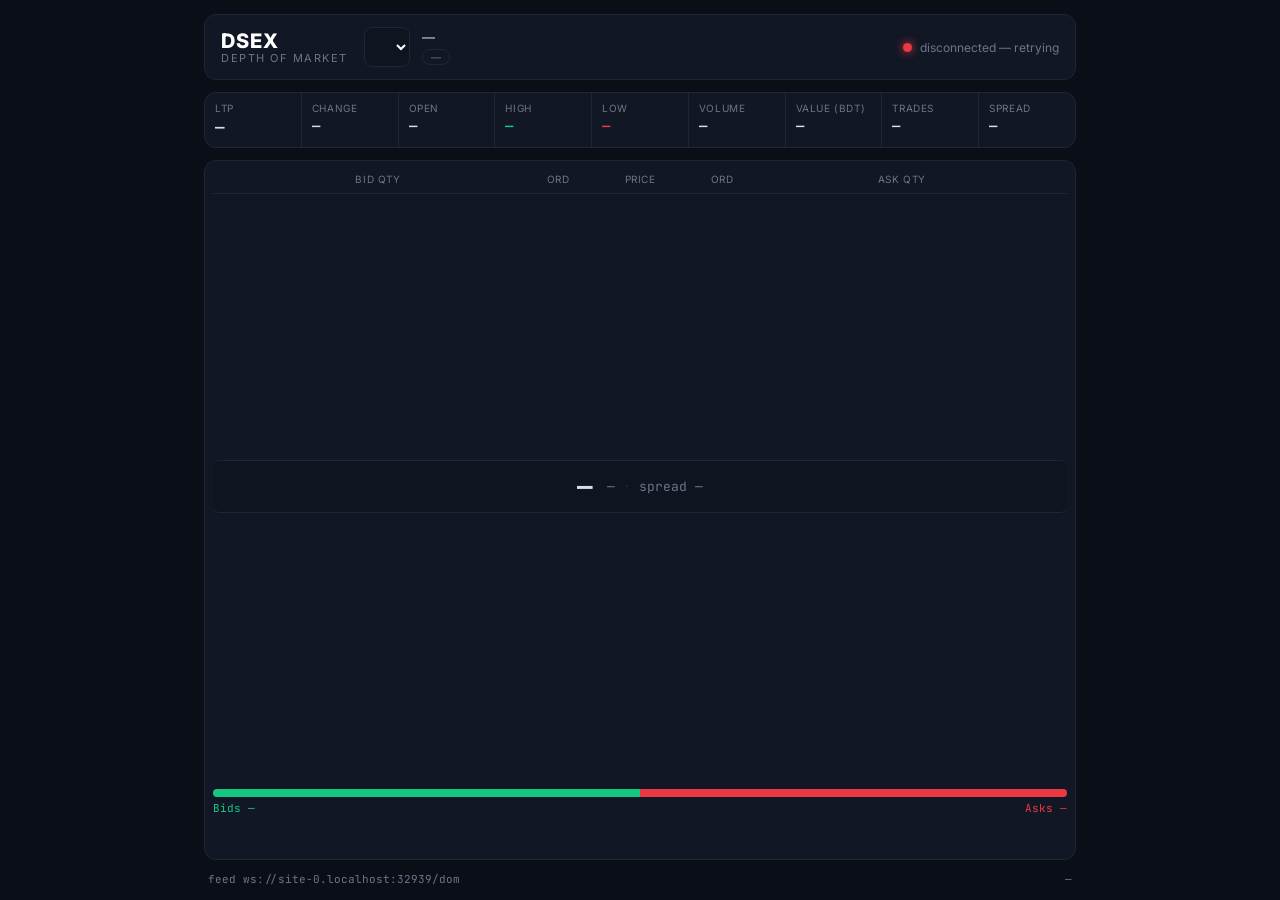
<file: frontend/index.html>
<!DOCTYPE html>
<html lang="en">
<head>
  <meta charset="UTF-8" />
  <meta name="viewport" content="width=device-width, initial-scale=1.0" />
  <title>DSEX DOM &middot; Live Order Book</title>
  <link rel="preconnect" href="https://fonts.gstatic.com" crossorigin />
  <link href="https://fonts.googleapis.com/css2?family=JetBrains+Mono:wght@400;600;700&family=Inter:wght@400;500;600;700&display=swap" rel="stylesheet" />
  <link rel="stylesheet" href="styles.css" />
</head>
<body>
  <div class="app">
    <!-- ── Header ─────────────────────────────────────────────── -->
    <header class="topbar">
      <div class="brand">
        <span class="logo">DSEX</span>
        <span class="brand-sub">Depth&nbsp;of&nbsp;Market</span>
      </div>

      <div class="instrument">
        <select id="symbol-select" aria-label="Instrument"></select>
        <div class="instrument-meta">
          <span id="inst-name">—</span>
          <span id="inst-sector" class="pill">—</span>
        </div>
      </div>

      <div class="conn">
        <span id="status-dot" class="dot"></span>
        <span id="status-text">connecting…</span>
      </div>
    </header>

    <!-- ── Stat strip ─────────────────────────────────────────── -->
    <section class="stats" id="stats">
      <div class="stat ltp">
        <label>LTP</label>
        <div class="stat-val" id="s-ltp">—</div>
      </div>
      <div class="stat">
        <label>Change</label>
        <div class="stat-val" id="s-change">—</div>
      </div>
      <div class="stat">
        <label>Open</label><div class="stat-val" id="s-open">—</div>
      </div>
      <div class="stat">
        <label>High</label><div class="stat-val up" id="s-high">—</div>
      </div>
      <div class="stat">
        <label>Low</label><div class="stat-val down" id="s-low">—</div>
      </div>
      <div class="stat">
        <label>Volume</label><div class="stat-val" id="s-volume">—</div>
      </div>
      <div class="stat">
        <label>Value (BDT)</label><div class="stat-val" id="s-value">—</div>
      </div>
      <div class="stat">
        <label>Trades</label><div class="stat-val" id="s-trades">—</div>
      </div>
      <div class="stat">
        <label>Spread</label><div class="stat-val" id="s-spread">—</div>
      </div>
    </section>

    <!-- ── Order-book ladder ──────────────────────────────────── -->
    <main class="ladder-wrap">
      <div class="ladder-head">
        <span class="col-qty">Bid&nbsp;Qty</span>
        <span class="col-ord">Ord</span>
        <span class="col-price">Price</span>
        <span class="col-ord">Ord</span>
        <span class="col-qty">Ask&nbsp;Qty</span>
      </div>

      <div id="asks" class="side asks"></div>

      <div class="mid" id="mid">
        <div class="mid-ltp" id="mid-ltp">—</div>
        <div class="mid-meta">
          <span id="mid-change">—</span>
          <span class="sep">·</span>
          <span id="mid-spread">spread —</span>
        </div>
      </div>

      <div id="bids" class="side bids"></div>

      <!-- Depth imbalance meter -->
      <div class="imbalance">
        <div class="imb-track">
          <div class="imb-bid" id="imb-bid"></div>
          <div class="imb-ask" id="imb-ask"></div>
        </div>
        <div class="imb-labels">
          <span id="imb-bid-lbl" class="up">Bids —</span>
          <span id="imb-ask-lbl" class="down">Asks —</span>
        </div>
      </div>
    </main>

    <footer class="footer">
      <span id="feed-info">feed —</span>
      <span class="grow"></span>
      <span id="last-update">—</span>
    </footer>
  </div>

  <script src="config.js"></script>
  <script src="app.js"></script>
</body>
</html>
</file>
<file: frontend/styles.css>
/* ============================================================
   DSEX DOM — trader-desk dark theme
   ============================================================ */
:root {
  --bg:        #0a0e17;
  --panel:     #111725;
  --panel-2:   #0e1420;
  --line:      #1e2637;
  --text:      #d7dee9;
  --muted:     #6b7688;
  --up:        #16c784;   /* bids / gains  */
  --up-dim:    rgba(22, 199, 132, 0.16);
  --up-bar:    rgba(22, 199, 132, 0.22);
  --down:      #ea3943;   /* asks / losses */
  --down-dim:  rgba(234, 57, 67, 0.16);
  --down-bar:  rgba(234, 57, 67, 0.22);
  --accent:    #3b82f6;
  --mono: "JetBrains Mono", ui-monospace, "SFMono-Regular", Consolas, monospace;
  --sans: "Inter", system-ui, -apple-system, Segoe UI, Roboto, sans-serif;
}

* { box-sizing: border-box; }

html, body {
  margin: 0;
  height: 100%;
  background: var(--bg);
  color: var(--text);
  font-family: var(--sans);
  -webkit-font-smoothing: antialiased;
}

.app {
  max-width: 900px;
  margin: 0 auto;
  min-height: 100vh;
  display: flex;
  flex-direction: column;
  padding: 14px;
  gap: 12px;
}

/* ── Header ─────────────────────────────────────────────────── */
.topbar {
  display: flex;
  align-items: center;
  gap: 16px;
  background: var(--panel);
  border: 1px solid var(--line);
  border-radius: 12px;
  padding: 12px 16px;
}
.brand { display: flex; flex-direction: column; line-height: 1.1; }
.logo { font-weight: 800; letter-spacing: 1px; font-size: 20px; color: #fff; }
.brand-sub { font-size: 11px; color: var(--muted); text-transform: uppercase; letter-spacing: 1.5px; }

.instrument { display: flex; align-items: center; gap: 12px; flex: 1; }
#symbol-select {
  background: var(--panel-2);
  color: #fff;
  font-family: var(--mono);
  font-weight: 700;
  font-size: 15px;
  border: 1px solid var(--line);
  border-radius: 8px;
  padding: 8px 12px;
  cursor: pointer;
  outline: none;
}
#symbol-select:focus { border-color: var(--accent); }
.instrument-meta { display: flex; flex-direction: column; gap: 4px; min-width: 0; }
#inst-name { font-size: 13px; color: var(--text); white-space: nowrap; overflow: hidden; text-overflow: ellipsis; }
.pill {
  align-self: flex-start;
  font-size: 10px; color: var(--muted);
  border: 1px solid var(--line); border-radius: 20px;
  padding: 1px 8px; text-transform: uppercase; letter-spacing: .5px;
}

.conn { display: flex; align-items: center; gap: 8px; font-size: 12px; color: var(--muted); }
.dot { width: 9px; height: 9px; border-radius: 50%; background: var(--muted); box-shadow: 0 0 0 0 transparent; }
.dot.live { background: var(--up); box-shadow: 0 0 10px var(--up); }
.dot.dead { background: var(--down); box-shadow: 0 0 10px var(--down); }

/* ── Stat strip ─────────────────────────────────────────────── */
.stats {
  display: grid;
  grid-template-columns: repeat(9, 1fr);
  gap: 1px;
  background: var(--line);
  border: 1px solid var(--line);
  border-radius: 12px;
  overflow: hidden;
}
.stat { background: var(--panel); padding: 9px 10px; min-width: 0; }
.stat label { display: block; font-size: 10px; color: var(--muted); text-transform: uppercase; letter-spacing: .6px; margin-bottom: 3px; }
.stat-val { font-family: var(--mono); font-size: 14px; font-weight: 600; white-space: nowrap; overflow: hidden; text-overflow: ellipsis; }
.stat.ltp .stat-val { font-size: 16px; }
.up   { color: var(--up); }
.down { color: var(--down); }

/* ── Ladder ─────────────────────────────────────────────────── */
.ladder-wrap {
  flex: 1;
  background: var(--panel);
  border: 1px solid var(--line);
  border-radius: 12px;
  padding: 8px;
  display: flex;
  flex-direction: column;
}
.ladder-head, .row {
  display: grid;
  grid-template-columns: 1fr 46px 118px 46px 1fr;
  align-items: center;
}
.ladder-head {
  padding: 4px 8px 8px;
  font-size: 10px;
  color: var(--muted);
  text-transform: uppercase;
  letter-spacing: .6px;
  border-bottom: 1px solid var(--line);
}
.ladder-head .col-qty { text-align: center; }
.ladder-head .col-ord { text-align: center; }
.ladder-head .col-price { text-align: center; }

.side { display: flex; flex-direction: column; }

.row {
  position: relative;
  height: 26px;
  font-family: var(--mono);
  font-size: 13px;
  border-radius: 4px;
}
.row .price { text-align: center; font-weight: 700; z-index: 2; }
.row .ord   { text-align: center; color: var(--muted); font-size: 11px; z-index: 2; }

/* Quantity cells hold a depth bar that grows outward from the center price. */
.row .qty {
  position: relative;
  z-index: 2;
  padding: 0 10px;
  overflow: hidden;
}
.row .qty.bid { text-align: right; color: var(--up); }
.row .qty.ask { text-align: left;  color: var(--down); }
.row .qty .bar {
  position: absolute;
  top: 3px; bottom: 3px;
  z-index: -1;
  border-radius: 3px;
  width: 0;
  transition: width .18s ease-out;
}
.row .qty.bid .bar { right: 0; background: var(--up-bar); }
.row .qty.ask .bar { left: 0;  background: var(--down-bar); }

.row.ask .price { color: var(--down); }
.row.bid .price { color: var(--up); }

/* Flash on change — restarted from JS by toggling the class. */
@keyframes flashBid { 0% { background: var(--up-dim); }   100% { background: transparent; } }
@keyframes flashAsk { 0% { background: var(--down-dim); } 100% { background: transparent; } }
.row.flash-bid { animation: flashBid .5s ease-out; }
.row.flash-ask { animation: flashAsk .5s ease-out; }

/* ── Mid / LTP ──────────────────────────────────────────────── */
.mid {
  display: flex;
  align-items: center;
  justify-content: center;
  gap: 14px;
  margin: 6px 0;
  padding: 8px;
  border-top: 1px solid var(--line);
  border-bottom: 1px solid var(--line);
  background: var(--panel-2);
  border-radius: 6px;
}
.mid-ltp { font-family: var(--mono); font-size: 26px; font-weight: 700; transition: color .15s; }
.mid-meta { font-family: var(--mono); font-size: 13px; color: var(--muted); display: flex; gap: 8px; align-items: center; }
.mid.flash-up { animation: flashBid .45s ease-out; }
.mid.flash-down { animation: flashAsk .45s ease-out; }
.sep { color: var(--line); }

/* ── Imbalance meter ────────────────────────────────────────── */
.imbalance { margin-top: 10px; }
.imb-track { display: flex; height: 8px; border-radius: 5px; overflow: hidden; background: var(--panel-2); }
.imb-bid { background: var(--up);   width: 50%; transition: width .25s ease; }
.imb-ask { background: var(--down); width: 50%; transition: width .25s ease; }
.imb-labels { display: flex; justify-content: space-between; font-family: var(--mono); font-size: 11px; margin-top: 4px; }

/* ── Footer ─────────────────────────────────────────────────── */
.footer {
  display: flex;
  align-items: center;
  font-size: 11px;
  color: var(--muted);
  font-family: var(--mono);
  padding: 0 4px;
}
.grow { flex: 1; }

/* ── Responsive ─────────────────────────────────────────────── */
@media (max-width: 640px) {
  .stats { grid-template-columns: repeat(3, 1fr); }
  .ladder-head, .row { grid-template-columns: 1fr 34px 96px 34px 1fr; }
  .topbar { flex-wrap: wrap; }
}
</file>
